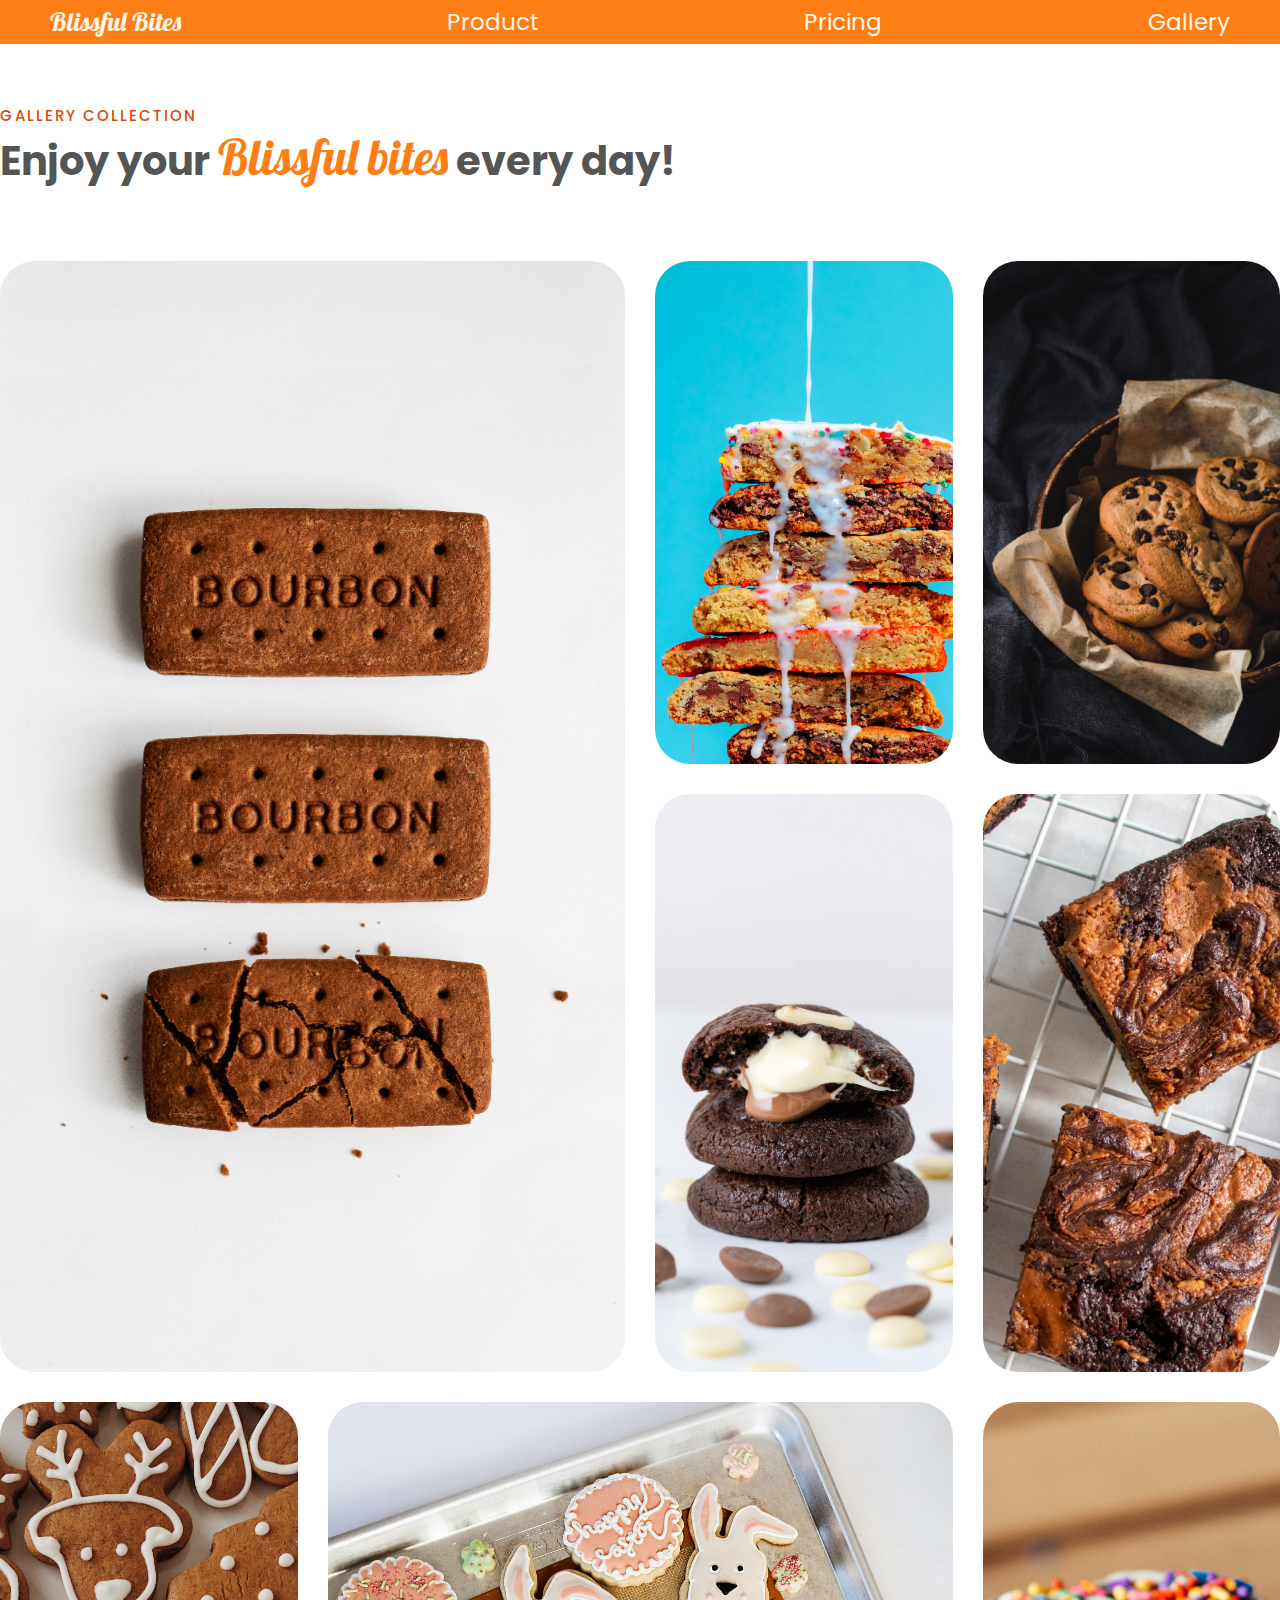
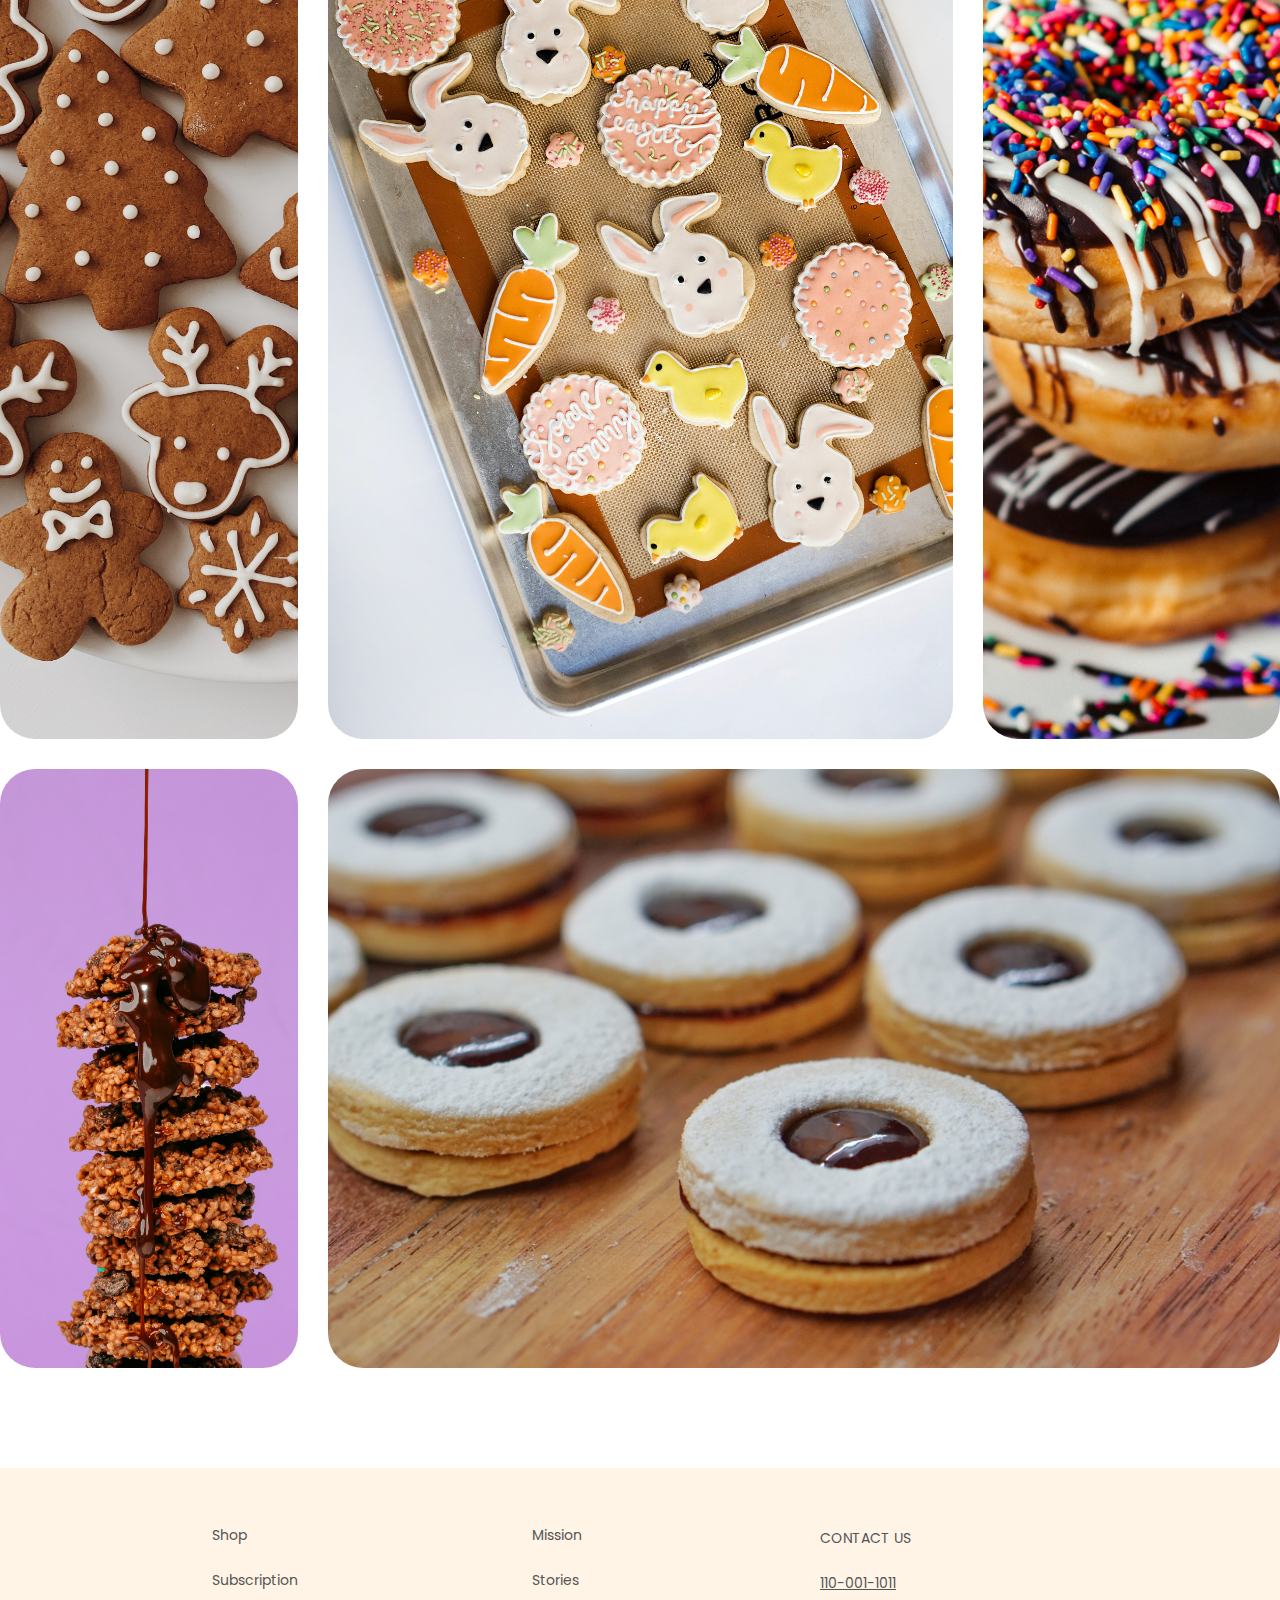
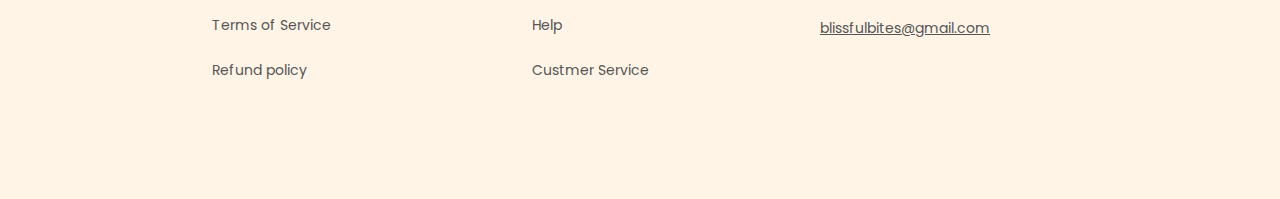
<file: Assignment 1 -Web/gallery.html>
<!DOCTYPE html>
<html lang="en">
  <head>
    <meta charset="UTF-8" />
    <meta http-equiv="X-UA-Compatible" content="IE=edge" />
    <meta name="viewport" content="width=device-width, initial-scale=1.0" />
    <meta name="author" content="Lang Gui" />
    <meta name="email" content="gui00004@algonquinlive.com" />
    <title>Gallery</title>
    <link rel="preconnect" href="https://fonts.googleapis.com" />
    <link rel="preconnect" href="https://fonts.gstatic.com" crossorigin />
    <link
      href="https://fonts.googleapis.com/css2?family=Inter:wght@400;500;700&family=Poppins:ital,wght@0,200;0,300;0,500;0,600;1,500&family=Roboto+Condensed:wght@700&family=Rubik:ital,wght@0,400;0,500;0,700;1,600&display=swap"
      rel="stylesheet"
      <link
      rel="preconnect"
      href="https://fonts.googleapis.com"
    />
    <link rel="preconnect" href="https://fonts.gstatic.com" crossorigin />
    <link
      href="https://fonts.googleapis.com/css2?family=Inter:wght@400;500;700&family=Lobster&family=Poppins:ital,wght@0,200;0,300;0,500;0,600;1,500&family=Roboto+Condensed:wght@700&family=Rubik:ital,wght@0,400;0,500;0,700;1,600&display=swap"
      rel="stylesheet"
    />
    <link rel="stylesheet" href="style.css" />
  </head>
  <body>
    <header>
      <nav class="nav-product">
        <a class="tab brand-logo" href="index.html">Blissful Bites</a>
        <a class="tab" href="product.html">Product</a>
        <a class="tab" href="pricing.html">Pricing</a>
        <a class="tab" href="gallery.html">Gallery</a>
      </nav>
    </header>

    <main>
      <div class="gallery-section container">
        <div class="feature-big-title">
          <p class="small-title">gallery collection</p>
          <h2 class="heading-2">
            Enjoy your
            <span class="brand-in-title">Blissful bites</span> every day!
          </h2>
        </div>

        <div class="gallery-collection">
          <img
            class="gallery-img grid-row-span-2 grid-col-span-2"
            src="img/gallery1.jpg"
            alt="galleryimg"
          />
          <img class="gallery-img" src="img/gallery2.jpg" alt="galleryimg" />
          <img class="gallery-img" src="img/gallery3.jpg" alt="galleryimg" />
          <img class="gallery-img" src="img/gallery4.jpg" alt="galleryimg" />
          <img class="gallery-img" src="img/gallery5.jpg" alt="galleryimg" />
          <img class="gallery-img" src="img/gallery6.jpg" alt="galleryimg" />
          <img
            class="gallery-img grid-col-span-2"
            src="img/gallery7.jpg"
            alt="galleryimg"
          />
          <img class="gallery-img" src="img/gallery8.jpg" alt="galleryimg" />
          <img class="gallery-img" src="img/gallery9.jpg" alt="galleryimg" />
          <img
            class="gallery-img grid-col-span-3"
            src="img/gallery10.jpg"
            alt="galleryimg"
          />
        </div>
      </div>
    </main>
    <footer>
      <div class="footer-box">
        <nav class="shop-col">
          <ul class="nav-footer">
            <li><a href="#">Shop</a></li>
            <li><a href="pricing.html#cta">Subscription</a></li>
            <li><a href="#">Terms of Service</a></li>
            <li><a href="#">Refund policy</a></li>
          </ul>
        </nav>

        <nav class="mission-col">
          <ul class="nav-footer">
            <li><a href="#">Mission</a></li>
            <li><a href="#">Stories</a></li>
            <li><a href="#">Help</a></li>
            <li><a href="#">Custmer Service</a></li>
          </ul>
        </nav>

        <div class="contact-col">
          <p class="contact-us">CONTACT US</p>
          <p>
            <a class="contact-info" href="tel:110-001-1011">110-001-1011</a>
          </p>
          <p>
            <a class="contact-info" href="mailto:blissfulbites@gmail.com"
              >blissfulbites@gmail.com</a
            >
          </p>
        </div>

        <div class="social-media">
          <a href="#">
            <ion-icon class="social-media-icon" name="logo-twitter"></ion-icon
          ></a>
          <a href="#">
            <ion-icon class="social-media-icon" name="logo-instagram"></ion-icon
          ></a>
          <a href="#">
            <ion-icon class="social-media-icon" name="logo-facebook"></ion-icon
          ></a>
          <a href="#">
            <ion-icon class="social-media-icon" name="logo-linkedin"></ion-icon
          ></a>
        </div>
      </div>
    </footer>
  </body>
</html>
</file>
<file: Assignment 1 -Web/style.css>
/*

01 color:
#fff4e6
#ffa94d
#fd7e14
#f76707

02 font: Poppins


03 imgs







*/

/* global reset */
* {
  margin: 0;
  padding: 0;
  box-sizing: border-box;
}

html {
  font-family: "Poppins", sans-serif;
  font-size: 62.5%;
  color: #444;
}

.container {
  max-width: 130rem;
  margin: 0 auto;
}

.hero-section {
  background-image: linear-gradient(
      rgba(36, 35, 35, 0.7),
      rgba(35, 34, 34, 0.7)
    ),
    url(img/hero.jpg);
  height: 100vh;
  background-size: cover;
  background-position: center;
  color: #fff4e6;
  position: relative;
}

.hero-heading {
  font-size: 6rem;
  margin-bottom: 4rem;
  letter-spacing: -0.2rem;
  font-weight: 400;
  line-height: 1.2;
}

.hero-text {
  font-size: 2.2rem;
  margin-bottom: 5rem;
  font-weight: 300;
}

.hero-text-section {
  width: 110rem;
  position: absolute;
  left: 50%;
  top: 45%;
  transform: translate(-50%, -50%);
}

.btn:link,
.btn:visited {
  text-decoration: none;
  font-size: 2.5rem;
  padding: 1rem 3rem;
  background-color: #fd7e14;
  color: #fff4e6;
  border-radius: 3rem;
}

.btn:hover,
.btn:active {
  text-decoration: none;
  font-size: 2.5rem;
  padding: 1rem 3rem;
  background-color: #d9480f;
  color: #fff4e6;
  transition: background-color 0.5s ease;
}

.margin-right {
  margin-right: 3rem;
}

.btn-learn:link,
.btn-learn:visited {
  text-decoration: none;
  font-size: 2.5rem;
  padding: 1rem 3rem;
  background-color: #fff4e6;
  color: #fd7e14;
  border-radius: 3rem;
}

.btn-learn:hover,
.btn-learn:active {
  text-decoration: none;
  font-size: 2.5rem;
  padding: 1rem 3rem;
  background-color: #ffa94d;
  color: #fff4e6;
  border-radius: 3rem;
  transition: background-color 1s ease;
}

.brand-in-text {
  color: #fd7e14;
  font-weight: 500;
  font-family: "Lobster", sans-serif;
  font-size: larger;
}

/*  navigation section */

nav {
  display: flex;
  justify-content: space-between;
  font-size: 2.3rem;
  padding: 0.5rem 2rem;
}
.tab:link,
.tab:visited {
  text-decoration: none;
  color: #fff4e6;
  border-radius: 1.2rem;
  padding: 0 3rem;
  /* transition: all 1s; */
}

.tab:hover,
.tab:active {
  text-decoration: none;
  color: #d9480f;
}

.brand-logo:link,
.brand-logo:visited {
  font-family: "Lobster", sans-serif;
  font-size: 2.6rem;
}

/* feature section */
.feature-img {
  max-width: 80%;
  /* box-shadow: 12px 12px 15px rgba(35, 34, 34, 0.3); */
  border-radius: 25px;
}

.feature-section {
  max-width: 130rem;
  margin: 2rem auto 10rem auto;
}

.feature-box-1 {
  display: grid;
  grid-template-columns: 1fr 1fr;
  gap: 12rem;
  margin-bottom: 15rem;
}

.number-heading {
  font-size: 7rem;
  color: #ffa94d;
}
.heading-2 {
  font-size: 4rem;

  margin-top: 0;
  position: relative;
  color: #555;
}

.heading-3 {
  font-size: 3rem;

  margin-top: 0;
  position: relative;
  color: #555;
}

.feature-text {
  font-size: 2rem;
  font-weight: 300;
  line-height: 1.6;
}
.small-title {
  text-transform: uppercase;
  color: #d9480f;
  font-size: 1.5rem;
  font-weight: 500;
  letter-spacing: 2px;
}

.feature-big-title {
  margin-top: 6rem;
  margin-bottom: 7rem;
}

.brand-in-title {
  color: #fd7e14;
  font-weight: 500;
  font-family: "Lobster", sans-serif;
  font-size: larger;
}

.number-heading::before {
  content: " ";
  width: 4%;
  padding-bottom: 4%;
  background-color: #ffec99;
  display: block;
  border-radius: 50%;
  position: absolute;
  z-index: -1;
}
.icon {
  stroke: #fd7e14;
  width: 5rem;
  height: 5rem;
}
.icon-heading {
  display: flex;

  align-items: center;
  gap: 1.3rem;
  margin-bottom: 2rem;
}

/* testimonial section */

/* .testimonial-box {
  display: grid;
  grid-template-columns: repeat(4, 1fr);
  gap: 3rem;
  margin: 3rem 3rem;
  color: #777;
} */

.testimonial-section {
  max-width: 130rem;
  margin: 10rem auto;
}

.testimonial-big-box {
  display: grid;
  grid-template-columns: repeat(4, 1fr);
}

.testimonial-box {
  box-shadow: 5px 5px 2px rgba(208, 117, 43, 0.5);
  padding: 2rem 2rem;
  transition: all 0.3s ease;
}

.testimonial-box:hover {
  box-shadow: 5px 5px 2px rgba(208, 117, 43, 0.2);
  transform: translateY(-1rem);
}
.customer-img {
  width: 6rem;
  height: 6rem;
  object-fit: cover;
  border-radius: 50%;
}
.customer-info {
  display: flex;
  font-size: 1.5rem;
  align-items: center;
  gap: 3rem;
  margin-bottom: 2rem;
}

.testimonial-quote {
  font-size: 2rem;
  font-weight: 400;
  line-height: 1.4;
}

.grid-col-span-2 {
  grid-column: span 2;
}

.grid-col-span-3 {
  grid-column: span 3;
}

.grid-row-span-2 {
  grid-row: span 2;
}

/* .background-color-orange {
  background-color: #fff4e6;
}

.background-color-yellow {
  background-color: #fff9db;
} */

/* footer section */

.footer-box {
  display: grid;
  grid-template-columns: repeat(3, 1fr);
  gap: 4rem;
  color: #555;
  font-size: 1.4rem;
  justify-content: space-around;
  /* border-top: 1px solid #ddd; */
  padding: 4rem 18rem;
  background-color: #fff4e6;
}

.social-media {
  grid-column: span 3;
  justify-self: center;
}

.social-media-icon {
  width: 2.4rem;
  height: 2.4rem;
  color: #777;
  margin-right: 2rem;
  margin-bottom: 6rem;
}

.nav-footer {
  list-style: none;
}
.nav-footer > li {
  font-size: 1.4rem;
  padding: 1.2rem;
  color: #555;
  font-size: 1.4rem;
}

.contact-col {
  display: flex;
  flex-direction: column;
  gap: 2.4rem;
}
.contact-info {
  color: #555;
  font-size: 1.4rem;
}

.contact-us {
  margin-top: 2rem;
}

.nav-footer a {
  text-decoration: none;
  color: #555;
}

/* Product page */
.nav-product {
  background-color: #fd7e14;
}

.cookie-img {
  width: 38rem;
  height: 24rem;
  object-fit: cover;

  border-radius: 1rem;
  margin-bottom: 1rem;
  border-bottom-left-radius: 0;
  border-bottom-right-radius: 0;
}

.cookie-name {
  font-size: 2.2rem;
  font-weight: 500;
  margin-bottom: 1.8rem;
}

.cookie-attributes {
  list-style: none;
  display: flex;
  flex-direction: column;
  gap: 1.2rem;
}

.cookie-attribute {
  font-size: 1.8rem;
  font-weight: 300;
  display: flex;
  align-items: center;
  gap: 1rem;
}
.product-container {
  display: grid;
  grid-template-columns: repeat(3, 1fr);
  gap: 8rem;
  margin-top: 10rem;
  max-width: 130rem;
  margin: 10rem auto;
}

.tag {
  font-size: 1.4rem;
  background-color: #fd7e14;
  color: #fff4e6;
  padding: 0.3rem 1rem;
  margin-bottom: 2rem;
  display: inline-block;
  border-radius: 1rem;
}

.product {
  box-shadow: 2px 2px 8px rgba(100, 99, 96, 0.3);
  border-radius: 1rem;
  transition: all 0.3s ease;
}

.product-info {
  padding: 1rem 4rem 3rem 4rem;
}

.cookie-icon {
  color: #fd7e14;
  width: 2.4rem;
  height: 2.4rem;
}

.product:hover {
  transform: translateY(-1.3rem);
  box-shadow: 2px 2px 12px rgba(62, 61, 58, 0.1);
}

.table {
  font-size: 2rem;
  font-weight: 300;
  border-collapse: collapse;
  margin: 0 10rem 10rem 10rem;
}

.table th {
  background-color: #fd7e14;
  color: #fff4e6;
}
.table td {
  font-size: 1.8rem;
}
.table th,
.table td {
  padding: 2rem 2rem;
  text-align: center;
}

tbody tr:nth-child(even) {
  background-color: #fff4e6;
}
tbody tr:nth-child(odd) {
  background-color: #ffe8cc;
}
/* pricing section */
.grid-col-2 {
  display: grid;
  grid-template-columns: repeat(2, 1fr);
}

.plan-name {
  font-size: 3rem;
  margin-bottom: 1.6rem;
  text-align: center;
  color: black;
}
.plan-text {
  font-size: 1.4rem;
  color: #666;
  margin-bottom: 4rem;
  text-align: center;
}
.plan-price {
  font-size: 6rem;
  margin-bottom: 0.3rem;
  text-align: center;
  color: black;
}
.price-detail {
  font-size: 1.4rem;
  color: #777;
  text-align: center;
  margin-bottom: 3rem;
}

.plan-features {
  font-size: 1.6rem;
  list-style: none;
  display: flex;
  flex-direction: column;
  gap: 2.4rem;
}

.btn-price {
  font-size: 1.6rem;
  text-decoration: none;
  color: white;
  background-color: #fd7e14;
  padding: 1rem 2.4rem;
  border-radius: 15px;
  margin-bottom: 6rem;
  display: inline-block;
}

.btn-container {
  text-align: center;
}

.price-container {
  display: grid;
  grid-template-columns: repeat(2, 1fr);
  gap: 10rem;
  margin: 10rem 30rem;
}

.pricing-plan {
  box-shadow: 1px 1px 6px rgba(100, 99, 96, 0.3);
  padding: 5rem 5rem;
  border-radius: 15px;
  position: relative;

  transition: all 0.3s ease;
}

.pricing-plan:hover {
  transform: translateY(-1.3rem);
  box-shadow: 2px 2px 12px rgba(62, 61, 58, 0.1);
}

.icon-price {
  width: 2.4rem;
  height: 2.4rem;
  color: #fd7e14;
  margin-right: 0.6rem;
}

.plan-features li {
  display: flex;

  align-items: center;
}
.per-month {
  font-size: 2rem;
}

/* .pricing-plan::before {
  content: " ";
  width: 20rem;
  padding-bottom: 20rem;
  background-color: #ffec99;
  display: block;
  border-radius: 50%;
  position: absolute;
  z-index: -1;
  top: 18rem;
  left: 11.5rem;
} */

.container-cta {
  display: grid;
  grid-template-columns: 2fr 1fr;
  height: 40rem;
  border-radius: 15px;
  background-color: #ffa94d;
  max-width: 100rem;
  margin: 10rem auto;
}

.cta-img-box {
  background-image: linear-gradient(
      rgba(145, 122, 96, 0.4),
      rgba(98, 92, 85, 0.4)
    ),
    url("img/cta.jpg");
  background-size: cover;
  border-radius: 15px;
  border-top-left-radius: 0;
  border-bottom-left-radius: 0;
}

.cta-text {
  font-size: 1.6rem;
  line-height: 1.6;
  font-weight: 300;
  margin-bottom: 4rem;
}
.cta-text-box {
  padding: 3rem 5rem;
  color: #333;
}
.cta-heading {
  font-size: 3.8rem;
  margin-bottom: 1.4rem;
}

.cta-form {
  display: grid;
  grid-template-columns: 1fr 1fr;
  column-gap: 3.2rem;
  row-gap: 2.4rem;
}

.cta-form label {
  display: block;
  font-size: 1.4rem;
  margin-bottom: 0.6rem;
}
.cta-form input,
.cta-form select {
  width: 100%;
  padding: 1.2rem;
  font-size: 1.4rem;
  font-family: inherit;
  border: none;
  border-radius: 6px;
}

.cta-form input::placeholder {
  color: #aaa;
}

.cta-form button {
  border: none;
  background-color: #fd7e14;
  font-size: 2rem;
  font-weight: 500;
  border-radius: 12px;
  cursor: pointer;
  color: #fff4e6;
  align-self: end;
  padding: 1rem 0;
}

.back {
  text-decoration: none;
  font-size: 2.4rem;
  color: #fd7e14;
}

.back-btn {
  margin-top: 5rem;
  margin-left: 5rem;
}
/* gallery page */
.gallery-img {
  width: 100%;
  height: 100%;
  object-fit: cover;
  transition: all 0.4s ease;
  border-radius: 35px;
}

.gallery-img:hover {
  transform: scale(1.02);
}
.gallery-collection {
  display: grid;
  grid-template-columns: repeat(4, 1fr);
  gap: 3rem;
  margin-bottom: 10rem;
}

/* media queries */

/* below 1393px (smaller desktop) */
@media (max-width: 88em) {
  .feature-section {
    max-width: 110rem;
  }
  .testimonial {
    max-width: 110rem;
  }
}
/* below 1152px */
@media (max-width: 72em) {
  html {
    font-size: 45%;
  }

  .hero-section {
    height: 50vh;
  }

  .product-container {
    grid-template-columns: repeat(2, 1fr);

    /* column-gap: 20rem; */
  }

  .product {
    width: 62%;
  }
}

/* below 900px */
@media (max-width: 56em) {
  html {
    font-size: 35%;
  }
  .hero-section {
    height: 40vh;
  }
}
/* below 666px */
@media (max-width: 42em) {
  html {
    font-size: 25%;
  }
  .hero-section {
    height: 30vh;
  }
}

/* below 500px */
@media (max-width: 31em) {
  html {
    font-size: 20%;
  }
}
</file>
